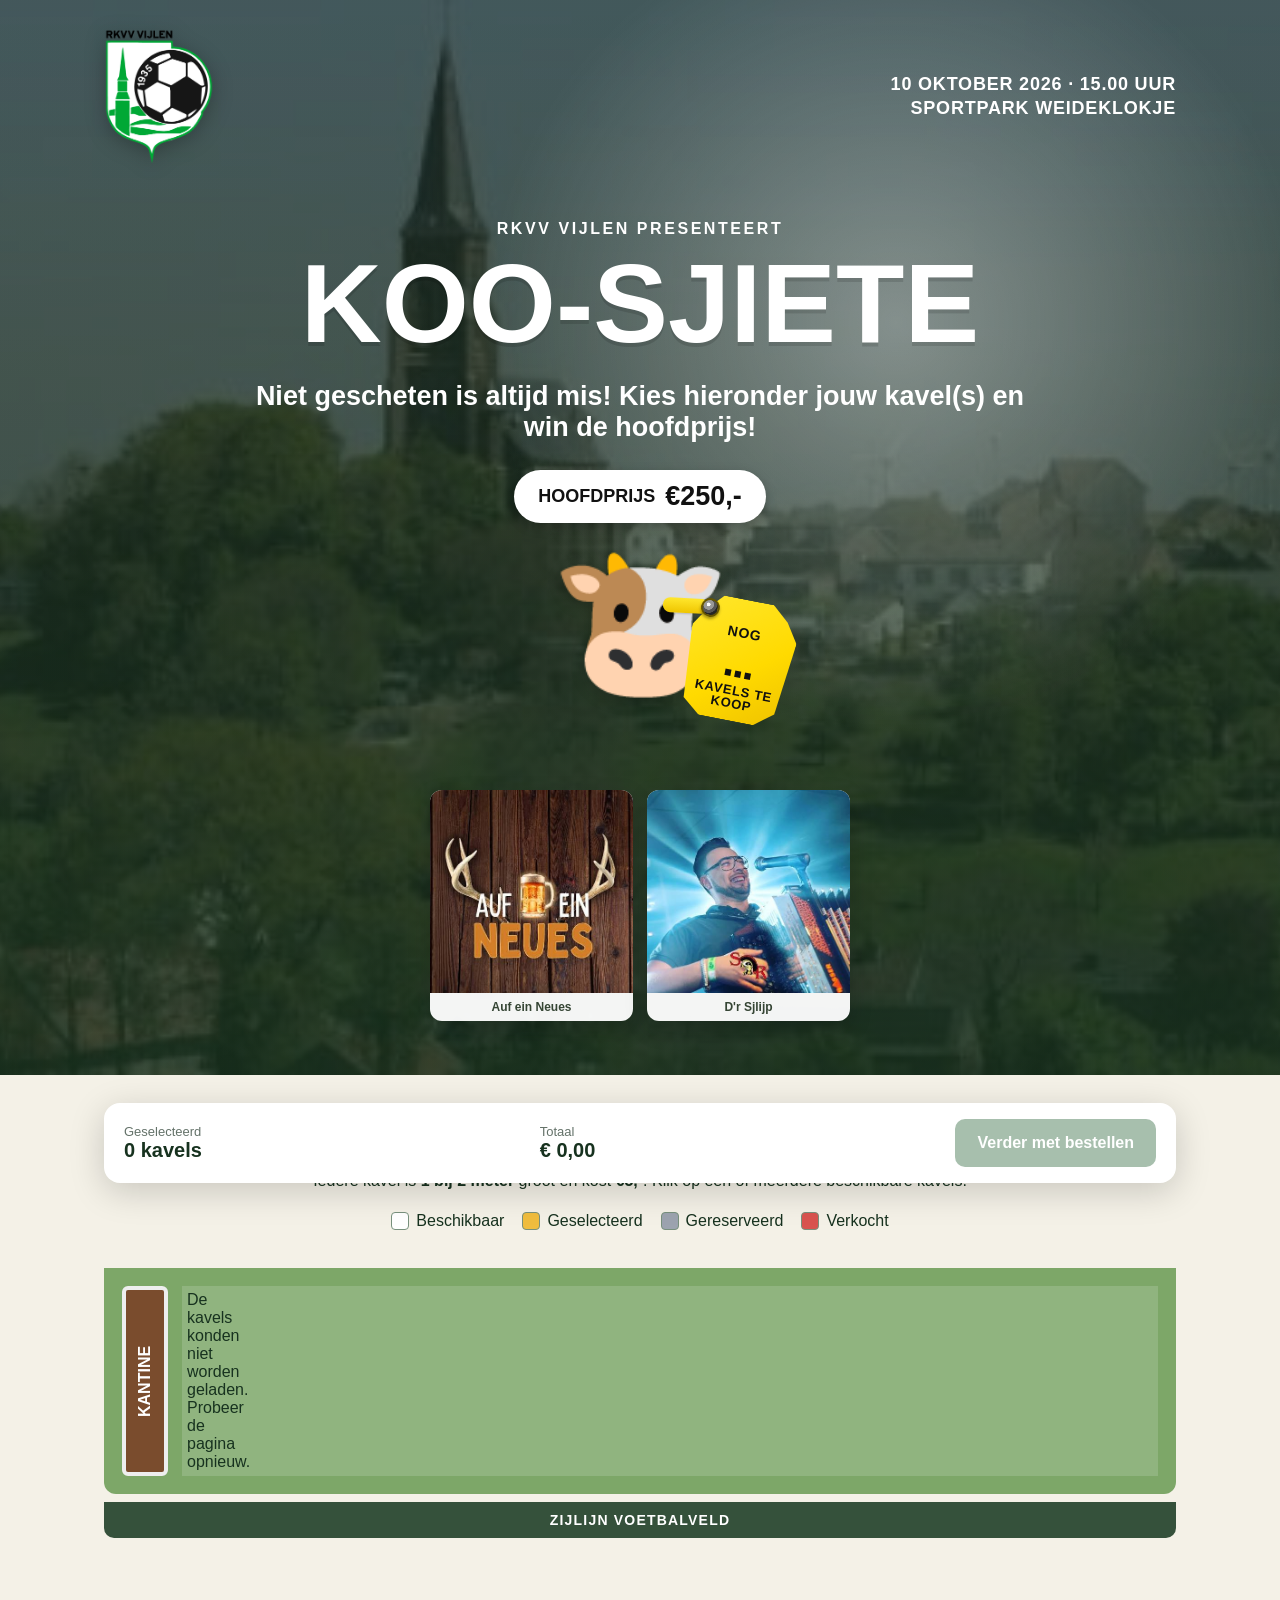
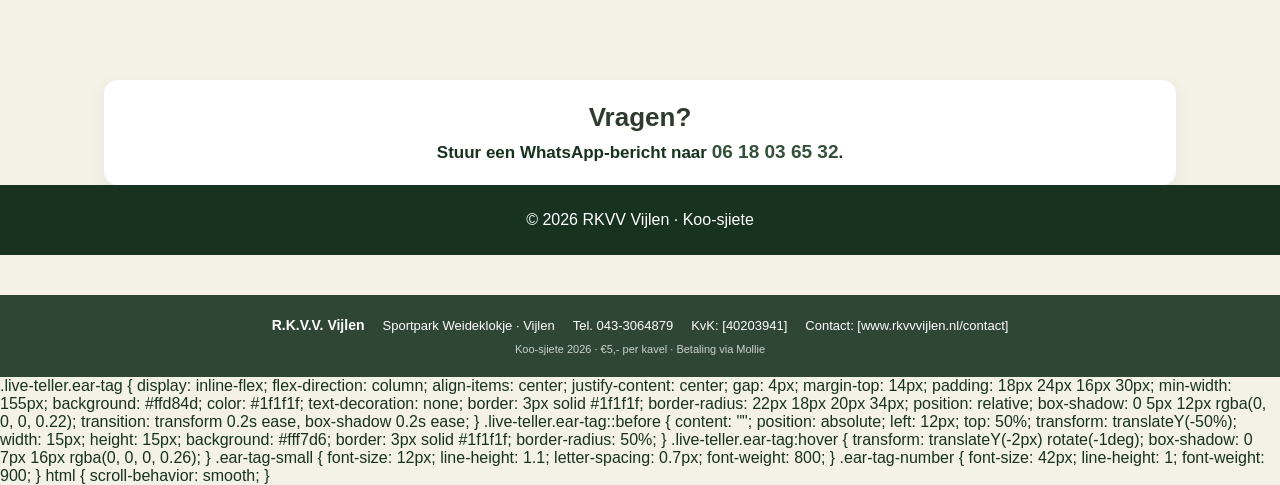
<file: index.html>
<!doctype html>
<html lang="nl">
<head>
  <meta charset="utf-8">
  <meta name="viewport" content="width=device-width,initial-scale=1">
  <title>Koo-sjiete 2026 | RKVV Vijlen</title>
  <link rel="stylesheet" href="style.css">
</head>
<body>
<header class="hero">
  <div class="hero-overlay">
  <div class="topbar">
<img
src="assets/logo-rkvv-vijlen.png"
alt="RKVV Vijlen"
class="club-logo"
>

<div class="event">
10 OKTOBER 2026 · 15.00 UUR<br>
SPORTPARK WEIDEKLOKJE
</div>

</div>

    <div class="hero-copy">
      <p class="eyebrow">RKVV VIJLEN PRESENTEERT</p>
      <h1>KOO-SJIETE</h1>
      <p class="tagline">Niet gescheten is altijd mis! Kies hieronder jouw kavel(s) en win de hoofdprijs!</p>

<div class="hero-cow-section">

<div class="prize-pill">
<span>HOOFDPRIJS</span>
<strong>€250,-</strong>
</div>

<div class="cow-tag-wrap">

<div class="cow-head" aria-hidden="true">
🐮
</div>

<a
href="#kavel-raster"
id="live-teller"
class="live-teller ear-tag"
aria-label="Bekijk de beschikbare kavels"
>
<div class="ear-tag-hole"></div>

<span class="ear-tag-small">NOG</span>

<span
id="available-count"
class="ear-tag-number"
>
...
</span>

<span class="ear-tag-small ear-tag-bottom">
KAVELS TE<br>KOOP
</span>
</a>

</div>

</div>


</div>
<div class="artists">

    </div>
    <div class="artists">
<div class="artist-card">
<img
src="assets/auf-ein-neues.jpg"
alt="Auf ein Neues"
>
<span>Auf ein Neues</span>
</div>

<div class="artist-card">
<img
src="assets/dr-sjlijp.jpg"
alt="D'r Sjlijp"
>
<span>D'r Sjlijp</span>
</div>
</div>

  </div>
</header>

<main>
  <section class="intro">
    <h2>Kies jouw kavel(s)</h2>
    <p>Iedere kavel is <strong>1 bij 2 meter</strong> groot en kost <strong>€5,-</strong>. Klik op één of meerdere beschikbare kavels.</p>
    <div class="legend">
      <span><i class="available"></i> Beschikbaar</span>
      <span><i class="selected"></i> Geselecteerd</span>
      <span><i class="reserved"></i> Gereserveerd</span>
      <span><i class="sold"></i> Verkocht</span>
    </div>
  </section>

 <section class="field-wrap" id="kavel-raster">

<div class="field-scene">
<div class="clubhouse">KANTINE</div>

<div class="grid-scroll">
<div id="plotGrid" class="plot-grid"></div>
</div>
</div>

<div class="field-label">ZIJLIJN VOETBALVELD</div>

</section>

  <section class="order-card">
    <div>
      <span>Geselecteerd</span>
      <strong id="count">0 kavels</strong>
    </div>
    <div>
      <span>Totaal</span>
      <strong id="total">€0,00</strong>
    </div>
    <button id="continueBtn" disabled>Verder met bestellen</button>
  </section>

  <section class="contact">
    <h2>Vragen?</h2>
    <p>Stuur een WhatsApp-bericht naar <strong>06 18 03 65 32</strong>.</p>
  </section>
</main>

<footer>© 2026 RKVV Vijlen · Koo-sjiete</footer>

<dialog id="modal" class="modal">
<div class="modal-card">
<button type="button" class="close" data-close aria-label="Sluiten">×</button>

<div class="modal-body">
<h2>Jouw bestelling</h2>

<p id="orderSelection"></p>
<p><strong id="orderTotal"></strong></p>

<form id="orderForm">
<label for="naam">Naam</label>
<input
type="text"
id="naam"
name="naam"
autocomplete="name"
required
>

<label for="email">E-mailadres</label>
<input
type="email"
id="email"
name="email"
autocomplete="email"
required
>

<label for="telefoon">Telefoonnummer</label>
<input
type="tel"
id="telefoon"
name="telefoon"
autocomplete="tel"
required
>

<p class="reservation-note">
Na bevestiging worden jouw kavels 15 minuten voor je gereserveerd.
</p>

<button type="submit" id="reserveBtn">
Kavels reserveren
</button>

<p id="orderMessage" aria-live="polite"></p>
</form>
</div>
</div>
</dialog>
<footer class="site-footer">
<div class="footer-inner">
<strong>R.K.V.V. Vijlen</strong>
<span>Sportpark Weideklokje · Vijlen</span>
<span>Tel. 043-3064879</span>
<span>KvK: [40203941]</span>
<span>Contact: [www.rkvvvijlen.nl/contact]</span>
</div>

<div class="footer-small">
Koo-sjiete 2026 · €5,- per kavel · Betaling via Mollie
</div>
</footer>
  
<script src="script.js"></script>
</body>
</html>

.live-teller.ear-tag {
display: inline-flex;
flex-direction: column;
align-items: center;
justify-content: center;
gap: 4px;

margin-top: 14px;
padding: 18px 24px 16px 30px;
min-width: 155px;

background: #ffd84d;
color: #1f1f1f;
text-decoration: none;

border: 3px solid #1f1f1f;
border-radius: 22px 18px 20px 34px;

position: relative;
box-shadow: 0 5px 12px rgba(0, 0, 0, 0.22);

transition: transform 0.2s ease, box-shadow 0.2s ease;
}

.live-teller.ear-tag::before {
content: "";
position: absolute;
left: 12px;
top: 50%;
transform: translateY(-50%);

width: 15px;
height: 15px;

background: #fff7d6;
border: 3px solid #1f1f1f;
border-radius: 50%;
}

.live-teller.ear-tag:hover {
transform: translateY(-2px) rotate(-1deg);
box-shadow: 0 7px 16px rgba(0, 0, 0, 0.26);
}

.ear-tag-small {
font-size: 12px;
line-height: 1.1;
letter-spacing: 0.7px;
font-weight: 800;
}

.ear-tag-number {
font-size: 42px;
line-height: 1;
font-weight: 900;
}

html {
scroll-behavior: smooth;
}
</file>
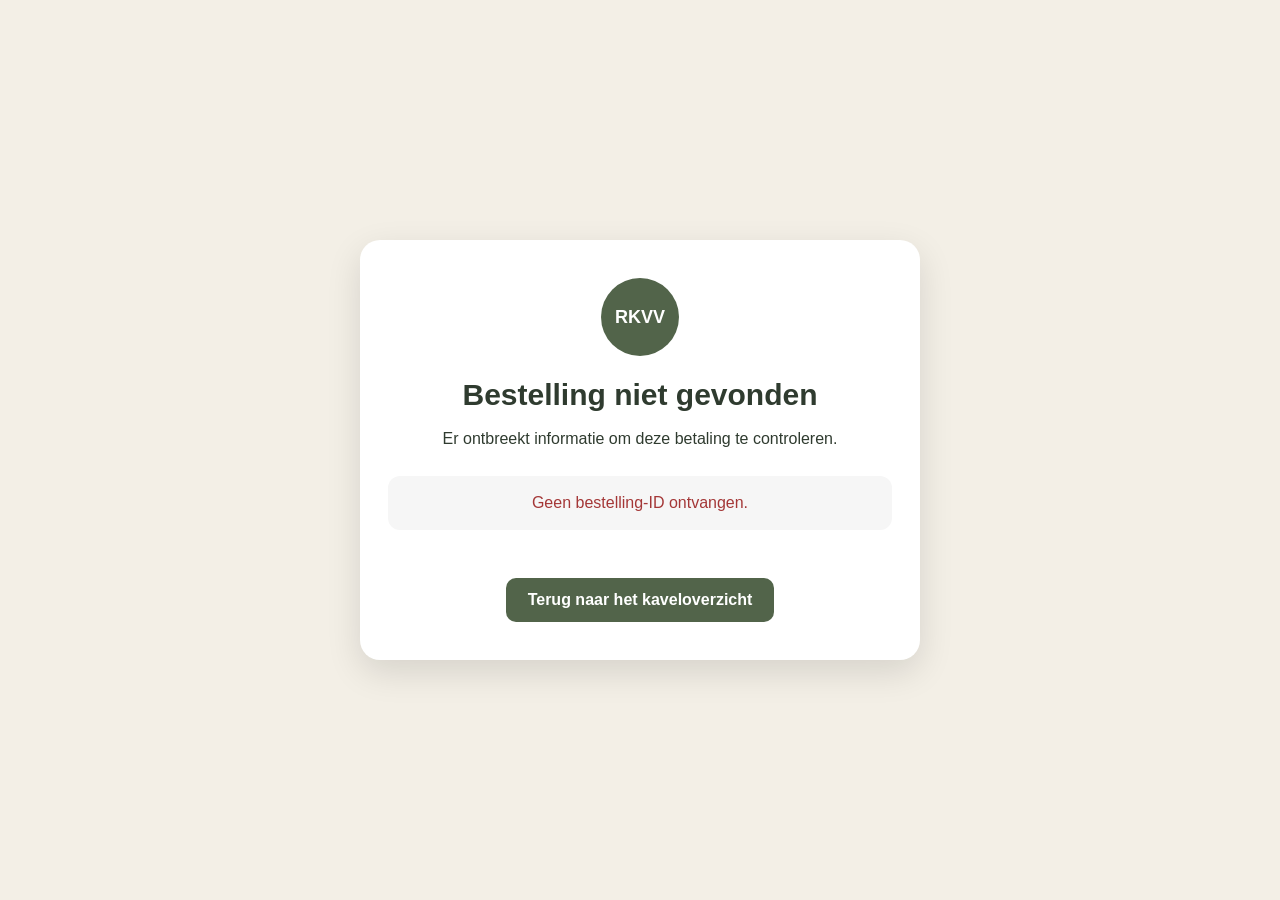
<file: betaling-terug.html>
<!DOCTYPE html>
<html lang="nl">
<head>
<meta charset="UTF-8">
<meta name="viewport" content="width=device-width, initial-scale=1.0">
<title>Betaling | Koo-sjiete RKVV Vijlen</title>

<style>
* {
box-sizing: border-box;
}

body {
margin: 0;
min-height: 100vh;
display: flex;
align-items: center;
justify-content: center;
padding: 24px;
font-family: Arial, sans-serif;
background: #f3efe6;
color: #2f3b2f;
}

.card {
width: 100%;
max-width: 560px;
background: white;
border-radius: 20px;
padding: 38px 28px;
text-align: center;
box-shadow: 0 12px 35px rgba(0, 0, 0, 0.12);
}

.logo {
width: 78px;
height: 78px;
margin: 0 auto 22px;
border-radius: 50%;
background: #52644a;
color: white;
display: flex;
align-items: center;
justify-content: center;
font-weight: bold;
font-size: 18px;
}

h1 {
margin: 0 0 14px;
font-size: 30px;
}

p {
line-height: 1.6;
margin: 10px 0;
}

.status {
margin: 24px 0;
padding: 18px;
border-radius: 12px;
background: #f6f6f6;
}

.details {
margin-top: 18px;
font-size: 15px;
}

.button {
display: inline-block;
margin-top: 24px;
padding: 13px 22px;
border-radius: 10px;
background: #52644a;
color: white;
text-decoration: none;
font-weight: bold;
}

.success {
color: #326b3a;
}

.warning {
color: #9a6513;
}

.error {
color: #a43737;
}
</style>
</head>

<body>

<main class="card">

<div class="logo">RKVV</div>

<h1 id="title">Betaling controleren...</h1>

<p id="message">
Een moment geduld. We controleren de status van je bestelling.
</p>

<div class="status" id="statusBox">
Bezig met controleren...
</div>

<div class="details" id="details"></div>

<a class="button" href="/">
Terug naar het kaveloverzicht
</a>

</main>

<script>
const params = new URLSearchParams(window.location.search);
const bestellingId = params.get('bestellingId');

const title = document.getElementById('title');
const message = document.getElementById('message');
const statusBox = document.getElementById('statusBox');
const details = document.getElementById('details');

function wacht(ms) {
return new Promise(resolve => setTimeout(resolve, ms));
}

async function haalStatusOp() {
const response = await fetch(
`/api/payment-status?bestellingId=${encodeURIComponent(bestellingId)}`
);

const data = await response.json();

if (!response.ok) {
throw new Error(data.error || 'Betaalstatus kon niet worden gecontroleerd.');
}

return data;
}

async function controleerBetaling() {
if (!bestellingId) {
title.textContent = 'Bestelling niet gevonden';
message.textContent =
'Er ontbreekt informatie om deze betaling te controleren.';
statusBox.textContent = 'Geen bestelling-ID ontvangen.';
statusBox.className = 'status error';
return;
}

try {
let data;

// De Mollie-webhook kan nét iets later klaar zijn dan de redirect.
// Daarom controleren we meerdere keren opnieuw.
for (let poging = 0; poging < 6; poging++) {
data = await haalStatusOp();

if (
data.status === 'betaald' ||
data.status === 'verlopen'
) {
break;
}

await wacht(1500);
}

if (data.status === 'betaald') {
title.textContent = 'Bedankt voor je bestelling!';
title.className = 'success';

message.textContent =
'Je betaling is succesvol ontvangen. Je kavels zijn definitief vastgelegd.';

statusBox.textContent = 'Betaling geslaagd';
statusBox.className = 'status success';

} else if (data.status === 'verlopen') {
title.textContent = 'Betaling niet afgerond';
title.className = 'warning';

message.textContent =
'De betaling is niet voltooid. De gereserveerde kavels zijn weer vrijgegeven.';

statusBox.textContent = 'Betaling niet geslaagd';
statusBox.className = 'status warning';

} else {
title.textContent = 'Betaling wordt verwerkt';
title.className = 'warning';

message.textContent =
'We hebben nog geen definitieve betaalstatus ontvangen. Controleer het kaveloverzicht over enkele ogenblikken opnieuw.';

statusBox.textContent = 'Status nog in behandeling';
statusBox.className = 'status warning';
}

let detailHtml = '';

if (Array.isArray(data.kavels) && data.kavels.length > 0) {
detailHtml += `<p><strong>Kavel(s):</strong> ${data.kavels.join(', ')}</p>`;
}

if (data.totaalbedrag !== null && data.totaalbedrag !== undefined) {
const bedrag = Number(data.totaalbedrag).toLocaleString(
'nl-NL',
{
style: 'currency',
currency: 'EUR'
}
);

detailHtml += `<p><strong>Totaal:</strong> ${bedrag}</p>`;
}

details.innerHTML = detailHtml;

} catch (error) {
console.error(error);

title.textContent = 'Controle niet gelukt';
title.className = 'error';

message.textContent =
'We konden de betaalstatus op dit moment niet controleren.';

statusBox.textContent =
'Ga terug naar het kaveloverzicht of probeer het later opnieuw.';
statusBox.className = 'status error';
}
}

controleerBetaling();
</script>

</body>
</html>
</file>
<file: style.css>
*{box-sizing:border-box}body{margin:0;font-family:Arial,Helvetica,sans-serif;background:#f4f1e7;color:#17321f}button{font:inherit}.hero{min-height:420px;background:linear-gradient(135deg,#718c63,#d8d1ad);position:relative;overflow:hidden}.hero:before{content:"";position:absolute;inset:0;background:radial-gradient(circle at 70% 30%,rgba(255,255,255,.35),transparent 35%),linear-gradient(to top,rgba(24,62,35,.4),transparent)}.hero-overlay{position:relative;max-width:1120px;margin:auto;padding:28px 24px 54px;color:white}.topbar{display:flex;justify-content:space-between;align-items:center;gap:20px}.logo-placeholder{width:86px;height:86px;border:3px solid white;border-radius:50%;display:grid;place-items:center;text-align:center;font-weight:900;line-height:1}.event{font-weight:800;letter-spacing:.08em;text-align:right}.hero-copy{max-width:780px;margin:55px auto 0;text-align:center}.eyebrow{font-weight:800;letter-spacing:.16em}.hero h1{font-size:clamp(54px,10vw,112px);margin:0;line-height:.9;text-shadow:0 4px 0 rgba(0,0,0,.12)}.tagline{font-size:clamp(18px,3vw,27px);font-weight:700}main{max-width:1120px;margin:auto;padding:0 24px}.intro{text-align:center;padding:42px 0 18px}.intro h2{font-size:34px;margin:0 0 10px}.legend{display:flex;justify-content:center;gap:18px;flex-wrap:wrap;margin-top:22px}.legend span{display:flex;align-items:center;gap:7px}.legend i{width:18px;height:18px;border-radius:4px;border:1px solid #78917d}.available{background:#fff}.selected{background:#f0bd3e}.sold{background:#b9b9b9}.field-wrap{margin:20px 0 28px}.field-label{text-align:center;background:#2f713e;color:white;padding:10px;border-radius:12px 12px 0 0;font-weight:900;letter-spacing:.08em}.field-scene{display:flex;align-items:stretch;background:#7da768;padding:18px;border-radius:0 0 12px 12px;gap:14px}.clubhouse{writing-mode:vertical-rl;transform:rotate(180deg);background:#7a4c2d;color:#fff;padding:10px;border:4px solid #eee;display:grid;place-items:center;font-weight:900;border-radius:6px}.grid-scroll{overflow:auto;flex:1}.plot-grid{min-width:760px;display:grid;grid-template-columns:repeat(20,1fr);gap:3px;background:rgba(255,255,255,.15);padding:5px}.plot{aspect-ratio:2/1;border:1px solid #78917d;background:#fff;border-radius:3px;cursor:pointer;font-size:10px;font-weight:700;color:#274b31}.plot:hover{transform:scale(1.08);z-index:2}.plot.is-selected{background:#f0bd3e;border-color:#9a6d00}.plot.is-sold{background:#b9b9b9;color:#777;cursor:not-allowed;text-decoration:line-through}.order-card{position:sticky;bottom:14px;z-index:5;background:#fff;box-shadow:0 8px 35px rgba(0,0,0,.18);border-radius:16px;padding:16px 20px;display:grid;grid-template-columns:1fr 1fr auto;align-items:center;gap:18px;margin:28px 0}.order-card span{display:block;color:#647269;font-size:13px}.order-card strong{font-size:20px}.order-card button{border:0;border-radius:10px;padding:15px 22px;background:#245f34;color:#fff;font-weight:900;cursor:pointer}.order-card button:disabled{opacity:.4;cursor:not-allowed}.music{display:grid;grid-template-columns:1fr 1fr;gap:16px;margin:45px 0}.music div{background:#17321f;color:white;border-radius:14px;padding:26px;text-align:center}.music small,.music strong{display:block}.music strong{font-size:26px;margin-top:7px}.contact{text-align:center;padding:10px 0 50px}footer{text-align:center;padding:26px;background:#17321f;color:#fff}.modal{position:fixed;inset:0;background:rgba(0,0,0,.55);z-index:20;display:grid;place-items:center;padding:20px}.modal[hidden]{display:none}.modal-card{position:relative;max-width:560px;background:#fff;padding:30px;border-radius:16px}.close{position:absolute;right:12px;top:8px;border:0;background:none;font-size:30px;cursor:pointer}.notice{background:#f2f5f2;padding:14px;border-radius:8px;line-height:1.45}@media(max-width:650px){.topbar{align-items:flex-start}.event{font-size:12px}.field-scene{padding:9px}.clubhouse{font-size:11px}.order-card{grid-template-columns:1fr 1fr}.order-card button{grid-column:1/-1}.music{grid-template-columns:1fr}}
dialog.modal:not([open]) {
display: none;
} 

/* Statuskleuren kavels */
.plot {
background: #ffffff;
}

.plot.is-selected {
background: #f2c94c !important;
}

.plot.is-reserved {
background: #9ca3af !important;
color: #ffffff;
opacity: 1 !important;
cursor: not-allowed;
}

.plot.is-sold {
background: #d9534f !important;
color: #ffffff;
opacity: 1 !important;
cursor: not-allowed;
}

.plot:disabled {
opacity: 1;
}

.legend .reserved {
  background: #9ca3af;
}

.legend .sold {
  background: #d9534f;
  }
/* =========================================================
HERO MET FOTO, CLUBLOGO EN ARTIESTEN
========================================================= */

.hero {
position: relative;
background:
linear-gradient(
rgba(28, 42, 29, 0.72),
rgba(28, 42, 29, 0.72)
),
url("assets/bergdorpje.jpg") center center / cover no-repeat;
color: white;
}

.club-logo {
width: 110px;
height: auto;
display: block;
filter: drop-shadow(0 4px 10px rgba(0,0,0,0.28));
}

.artists {
display: flex;
gap: 14px;
margin-top: 30px;
max-width: 540px;
}

.artist-card {
flex: 1;
overflow: hidden;
border-radius: 14px;
background: rgba(255,255,255,0.95);
box-shadow: 0 8px 22px rgba(0,0,0,0.18);
}

.artist-card img {
display: block;
width: 100%;
aspect-ratio: 1 / 1;
object-fit: cover;
}

.artist-card span {
display: block;
padding: 9px 12px;
color: #354534;
font-size: 13px;
font-weight: 700;
text-align: center;
}

@media (max-width: 700px) {
.club-logo {
width: 78px;
}

.hero {
background-position: center center;
}

.artists {
gap: 8px;
margin-top: 22px;
}

.artist-card {
border-radius: 10px;
}

.artist-card span {
padding: 7px 8px;
font-size: 11px;
}
}
/* Compactere en symmetrische artiestenkaarten */

.artists {
width: min(420px, 100%);
max-width: none;
margin: 22px auto 0;
display: grid;
grid-template-columns: repeat(2, 1fr);
gap: 14px;
}

.artist-card {
width: 100%;
border-radius: 12px;
}

.artist-card img {
width: 100%;
aspect-ratio: 1 / 1;
object-fit: cover;
}

.artist-card span {
padding: 7px 8px;
font-size: 12px;
}

/* Zijlijn onder het raster */

.field-label {
margin: 8px 0 0;
text-align: center;
color: #6c746b;
font-size: 12px;
font-weight: 700;
letter-spacing: 1.4px;
}

/* Mobiel */

@media (max-width: 700px) {
.artists {
width: min(310px, 100%);
gap: 10px;
margin-top: 18px;
}

.artist-card span {
font-size: 10px;
padding: 6px;
}
}
.event {
font-size: 18px;
line-height: 1.35;
font-weight: 800;
letter-spacing: 0.8px;
text-align: right;
}

@media (max-width: 700px) {
.event {
font-size: 14px;
line-height: 1.3;
}
}
/* Zijlijn duidelijker */
.field-label {
background: #35513b;
color: #ffffff;
font-size: 14px;
font-weight: 700;
letter-spacing: 1.2px;
text-align: center;
padding: 10px 12px;
border-radius: 0 0 10px 10px;
margin-top: 8px;
}

/* Vragenblok opvallender */
.questions,
.contact,
.contact-section {
text-align: center;
margin-top: 28px;
padding: 20px 16px;
}

.questions h2,
.contact h2,
.contact-section h2 {
font-size: 24px;
margin-bottom: 8px;
color: #2f3b2f;
}

.questions p,
.contact p,
.contact-section p {
font-size: 17px;
font-weight: 600;
margin: 0;
}

.questions a,
.contact a,
.contact-section a {
color: #35513b;
font-weight: 800;
text-decoration: none;
}
/* Contactblok duidelijker */
.contact {
text-align: center;
margin-top: 34px;
padding: 22px 16px;
background: #ffffff;
border-radius: 14px;
box-shadow: 0 6px 18px rgba(0,0,0,0.06);
}

.contact h2 {
margin: 0 0 8px;
font-size: 26px;
color: #2f3b2f;
}

.contact p {
margin: 0;
font-size: 17px;
font-weight: 600;
}

.contact strong {
color: #35513b;
font-size: 19px;
}
.field-label {
background: #35513b;
color: #ffffff;
font-size: 14px;
font-weight: 700;
letter-spacing: 1.2px;
text-align: center;
padding: 10px 12px;
margin-top: 8px;
border-radius: 0 0 10px 10px;
}
/* Footer */
.site-footer {
margin-top: 40px;
padding: 22px 18px;
background: #2f4634;
color: #ffffff;
text-align: center;
font-size: 13px;
}

.footer-inner {
display: flex;
justify-content: center;
align-items: center;
flex-wrap: wrap;
gap: 6px 18px;
}

.footer-inner strong {
font-size: 14px;
}

.footer-small {
margin-top: 10px;
font-size: 11px;
opacity: 0.75;
}

@media (max-width: 700px) {
.footer-inner {
flex-direction: column;
gap: 4px;
}
}

/* =========================================================
HOOFDPRIJS + KOE + OORMERK
========================================================= */

.hero-cow-section {
width: 100%;
display: flex;
flex-direction: column;
align-items: center;
text-align: center;
margin: 26px auto 18px;
}


/* HOOFDPRIJS */

.prize-pill {
display: inline-flex;
align-items: center;
justify-content: center;
gap: 10px;

background: #fff;
color: #111;

padding: 11px 24px;
margin-bottom: 18px;

border-radius: 999px;

font-size: 18px;
font-weight: 800;

box-shadow: 0 4px 12px rgba(0,0,0,.22);
}

.prize-pill strong {
font-size: 27px;
font-weight: 900;
}


/* KOE + OORMERK CONTAINER */

.cow-tag-wrap {
position: relative;

width: 360px;
height: 205px;

margin: 0 auto;

display: flex;
justify-content: center;
align-items: flex-start;
}


/* KOE */

.cow-head {
position: relative;
z-index: 1;

font-size: 145px;
line-height: 1;

margin-top: 8px;

filter: drop-shadow(
0 5px 7px rgba(0,0,0,.20)
);
}


/* =========================================================
OORMERK
========================================================= */

.live-teller.ear-tag {
position: absolute;

/* verder naar rechts, richting rechteroor */
left: 236px;
top: 50px;

width: 106px;
height: 122px;

z-index: 5;

box-sizing: border-box;

display: flex;
flex-direction: column;
justify-content: center;
align-items: center;

padding: 26px 9px 10px;

color: #111;
text-decoration: none;

/* body wordt door ::before getekend */
background: transparent;
border: 0;

transform: rotate(11deg);
transform-origin: 4px 15px;

cursor: pointer;
}


/* daadwerkelijke gele body */
.live-teller.ear-tag::before {
content: "";

position: absolute;
inset: 0;

z-index: 0;

background:
linear-gradient(
145deg,
#ffe72d 0%,
#ffda00 58%,
#efc200 100%
);

/*
meer typische vorm van een vee-oormerk:
smaller boven, breder onder
*/
clip-path: polygon(
25% 0%,
72% 0%,
88% 12%,
100% 28%,
92% 88%,
74% 100%,
22% 100%,
5% 88%,
0% 28%,
12% 12%
);

filter:
drop-shadow(0 6px 5px rgba(0,0,0,.28));
}


/* gele verbinding van oor naar oormerk */
.live-teller.ear-tag::after {
content: "";

position: absolute;

left: -33px;
top: 10px;

width: 42px;
height: 15px;

z-index: 1;

background:
linear-gradient(
to bottom,
#ffe72d,
#efc500
);

border-radius: 9px 3px 3px 9px;

transform: rotate(-8deg);

box-shadow:
0 1px 2px rgba(0,0,0,.18);
}


/* metalen/kunststof bevestigingsdop */
.ear-tag-hole {
position: absolute;

left: 5px;
top: 5px;

width: 19px;
height: 19px;

z-index: 4;

border-radius: 50%;

background:
radial-gradient(
circle at 35% 32%,
#fafafa 0 12%,
#999 15% 36%,
#555 39% 58%,
#252525 61% 100%
);

border: 2px solid #665600;

box-shadow:
0 2px 3px rgba(0,0,0,.35);
}

/* =========================================================
TEKST OORMERK
========================================================= */

.ear-tag-small {
position: relative;
z-index: 6;

display: block;

font-size: 14px;
font-weight: 900;
line-height: 1;

letter-spacing: .7px;

text-align: center;
}

.ear-tag-number {
position: relative;
z-index: 6;

display: block;

margin: 4px 0 2px;

font-size: 43px;
font-weight: 900;
line-height: .9;

letter-spacing: -2px;

text-align: center;
}

.ear-tag-bottom {
font-size: 13px;
line-height: 1.05;
}


/* SUBTIELE BEWEGING */

.live-teller.ear-tag {
animation: tagSwing 4.5s ease-in-out infinite;
}

@keyframes tagSwing {
0%,
100% {
transform: rotate(10deg);
}

50% {
transform: rotate(7deg);
}
}

.live-teller.ear-tag:hover {
animation: none;
transform: rotate(7deg) scale(1.03);
}


/* =========================================================
MOBIEL
========================================================= */

@media (max-width: 700px) {

.prize-pill {
padding: 10px 19px;
margin-bottom: 15px;
font-size: 15px;
}

.prize-pill strong {
font-size: 22px;
}

.cow-tag-wrap {
width: 300px;
height: 175px;
}

.cow-head {
font-size: 118px;
}

.live-teller.ear-tag {
left: 171px;
top: 39px;

width: 98px;
height: 110px;

padding: 22px 8px 8px;
}

.live-teller.ear-tag::before {
left: -21px;
top: 9px;

width: 31px;
height: 16px;
}

.live-teller.ear-tag::after {
left: -31px;
top: 12px;

width: 13px;
height: 9px;
}

.ear-tag-hole {
left: 4px;
top: 5px;

width: 17px;
height: 17px;
}

.ear-tag-number {
font-size: 36px;
}

.ear-tag-small {
font-size: 12px;
}

.ear-tag-bottom {
font-size: 11px;
}
}
</file>
